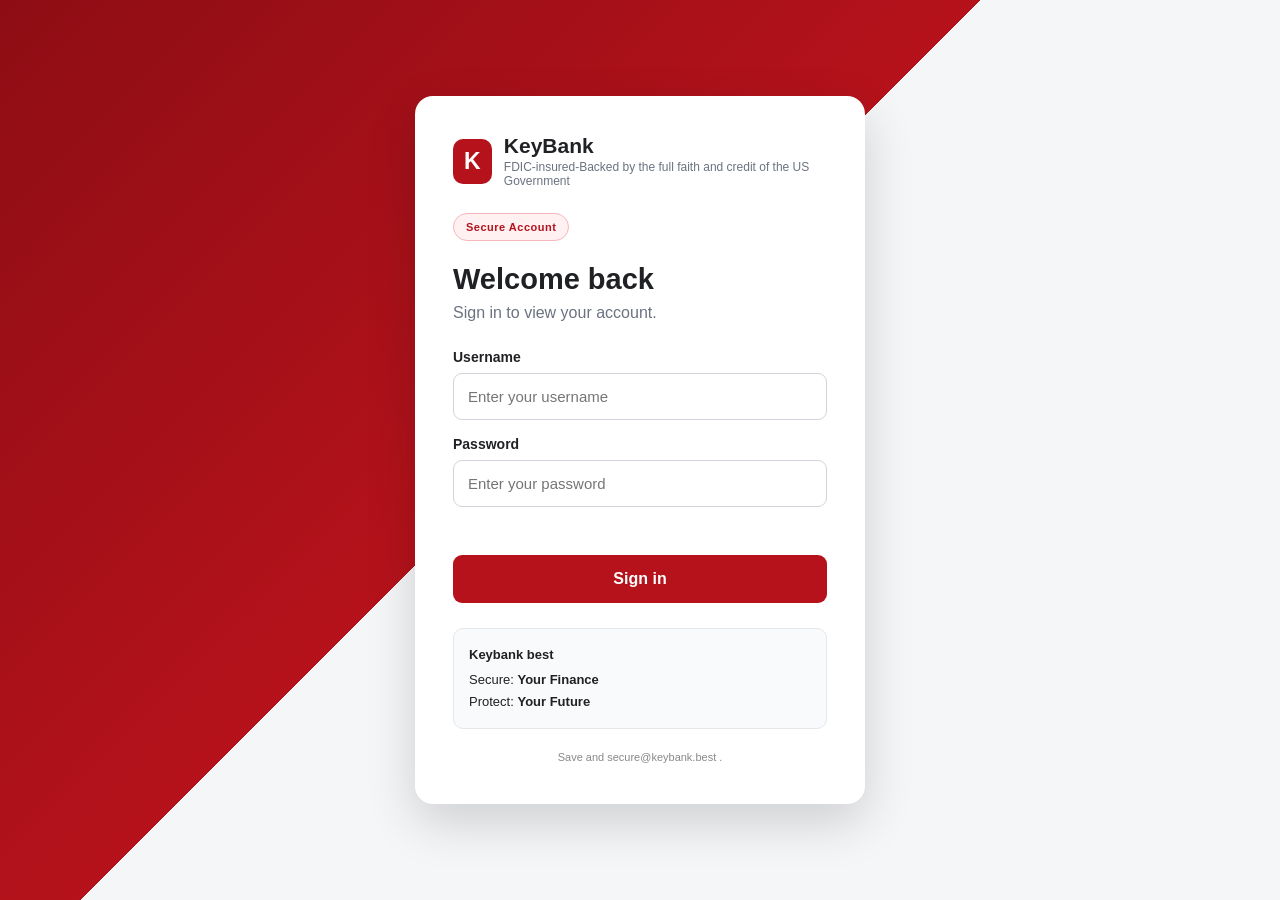
<file: index.html>
<!DOCTYPE html>
<html lang="en">
<head>
    <meta charset="UTF-8">
    <meta name="viewport" content="width=device-width, initial-scale=1.0">
    <title>Keybamk.com — Login</title>
    <link rel="stylesheet" href="style.css">
</head>
<body class="login-page">
    <main class="login-container">
        <section class="login-card">
            <div class="brand">
                <div class="brand-icon">K</div>
                <div>
                    <h1>KeyBank</h1>
                    <p>FDIC-insured-Backed by the full faith and credit of the US Government</p>
                </div>
            </div>
            <div class="demo-label">
                Secure Account
            </div>
            <h2>Welcome back</h2>
            <p class="subtitle">Sign in to view your account.</p>
            <form id="loginForm">
                <label for="username">Username</label>
                <input
                    type="text"
                    id="username"
                    placeholder="Enter your username"
                    autocomplete="off"
                    required
                >
                <label for="password">Password</label>
                <input
                    type="password"
                    id="password"
                    placeholder="Enter your password"
                    autocomplete="off"
                    required
                >
                <p id="loginError" class="error-message"></p>
                <button type="submit" class="login-button">
                    Sign in
                </button>
            </form>
            <div class="demo-info">
    <strong>Keybank best</strong>
    <p>Secure: <b>Your Finance</b></p>
    <p>Protect: <b>Your Future</b></p>
</div>
            <p class="disclaimer">
                Save and secure@keybank.best .
            </p>
        </section>
    </main>
    <script src="script.js"></script>
</body>
</html>
</file>
<file: style.css>
* {
    box-sizing: border-box;
    margin: 0;
    padding: 0;
}
:root {
    --red: #b5121b;
    --dark-red: #8e0d14;
    --light-red: #fff1f2;
    --text: #202124;
    --muted: #6b7280;
    --border: #e5e7eb;
    --white: #ffffff;
    --background: #f5f6f8;
}
body {
    font-family: Arial, Helvetica, sans-serif;
    color: var(--text);
    background: var(--background);
}
/* ---------------- LOGIN ---------------- */
.login-page {
    min-height: 100vh;
    display: flex;
    justify-content: center;
    align-items: center;
    padding: 25px;
    background:
        linear-gradient(135deg, #8e0d14 0%, #b5121b 45%, #f5f6f8 45%);
}
.login-container {
    width: 100%;
    max-width: 450px;
}
.login-card {
    background: var(--white);
    border-radius: 18px;
    padding: 38px;
    box-shadow: 0 18px 50px rgba(0, 0, 0, 0.16);
}
.brand {
    display: flex;
    align-items: center;
    gap: 12px;
    margin-bottom: 25px;
}
.brand-icon {
    width: 45px;
    height: 45px;
    background: var(--red);
    color: white;
    border-radius: 10px;
    display: flex;
    justify-content: center;
    align-items: center;
    font-size: 23px;
    font-weight: bold;
}
.brand h1 {
    font-size: 21px;
}
.brand p {
    color: var(--muted);
    font-size: 12px;
    margin-top: 2px;
}
.demo-label {
    display: inline-block;
    background: var(--light-red);
    color: var(--red);
    border: 1px solid #f5b7bb;
    border-radius: 20px;
    padding: 7px 12px;
    font-size: 11px;
    font-weight: bold;
    letter-spacing: 0.5px;
    margin-bottom: 22px;
}
.login-card h2 {
    font-size: 29px;
    margin-bottom: 8px;
}
.subtitle {
    color: var(--muted);
    margin-bottom: 27px;
}
form label {
    display: block;
    font-size: 14px;
    font-weight: bold;
    margin: 16px 0 8px;
}
form input {
    width: 100%;
    padding: 14px;
    border: 1px solid #d1d5db;
    border-radius: 9px;
    font-size: 15px;
    outline: none;
}
form input:focus {
    border-color: var(--red);
    box-shadow: 0 0 0 3px rgba(181, 18, 27, 0.1);
}
.login-button {
    width: 100%;
    margin-top: 22px;
    padding: 15px;
    border: none;
    border-radius: 9px;
    background: var(--red);
    color: white;
    font-size: 16px;
    font-weight: bold;
    cursor: pointer;
}
.login-button:hover {
    background: var(--dark-red);
}
.error-message {
    color: var(--red);
    font-size: 13px;
    margin-top: 10px;
    min-height: 16px;
}
.demo-info {
    margin-top: 25px;
    padding: 15px;
    background: #f9fafb;
    border: 1px solid var(--border);
    border-radius: 10px;
    font-size: 13px;
    line-height: 1.7;
}
.demo-info strong {
    display: block;
    margin-bottom: 3px;
}
.disclaimer {
    text-align: center;
    color: #888;
    font-size: 11px;
    line-height: 1.5;
    margin-top: 20px;
}
/* ---------------- DASHBOARD ---------------- */
.dashboard-page {
    min-height: 100vh;
}
.topbar {
    height: 75px;
    background: white;
    border-bottom: 1px solid var(--border);
    display: flex;
    align-items: center;
    justify-content: space-between;
    padding: 0 6%;
}
.dashboard-brand {
    margin: 0;
}
.logout-button {
    background: white;
    border: 1px solid #d1d5db;
    color: var(--text);
    padding: 10px 17px;
    border-radius: 8px;
    cursor: pointer;
    font-weight: bold;
}
.logout-button:hover {
    border-color: var(--red);
    color: var(--red);
}
.dashboard-container {
    max-width: 1050px;
    margin: 0 auto;
    padding: 35px 25px 60px;
}
.demo-banner {
    background: var(--light-red);
    border: 1px solid #f4c2c5;
    border-radius: 10px;
    padding: 12px 16px;
    display: flex;
    justify-content: space-between;
    gap: 15px;
    margin-bottom: 32px;
    font-size: 13px;
}
.demo-banner strong {
    color: var(--red);
}
.demo-banner span {
    color: #777;
}
.welcome-section {
    margin-bottom: 25px;
}
.small-text {
    color: var(--red);
    font-size: 11px;
    font-weight: bold;
    letter-spacing: 1px;
    margin-bottom: 8px;
}
.welcome-section h2 {
    font-size: 28px;
    margin-bottom: 7px;
}
.welcome-section p:last-child {
    color: var(--muted);
}
.balance-card {
    background: linear-gradient(135deg, #8e0d14, #c51b25);
    color: white;
    border-radius: 17px;
    padding: 30px;
    box-shadow: 0 12px 30px rgba(181, 18, 27, 0.22);
}
.balance-top {
    display: flex;
    justify-content: space-between;
    font-size: 12px;
    letter-spacing: 1px;
    opacity: 0.9;
}
.status {
    background: rgba(255,255,255,0.16);
    padding: 5px 9px;
    border-radius: 20px;
    letter-spacing: 0;
}
.balance {
    font-size: 43px;
    font-weight: bold;
    margin: 28px 0 10px;
}
.account-number {
    opacity: 0.85;
    font-size: 14px;
}
.summary-grid {
    display: grid;
    grid-template-columns: repeat(3, 1fr);
    gap: 16px;
    margin: 20px 0;
}
.summary-card {
    background: white;
    border: 1px solid var(--border);
    border-radius: 12px;
    padding: 20px;
}
.summary-card span {
    display: block;
    color: var(--muted);
    font-size: 12px;
    margin-bottom: 9px;
}
.summary-card strong {
    font-size: 16px;
}
.active {
    color: #16803c;
}
.activity-card {
    background: white;
    border: 1px solid var(--border);
    border-radius: 13px;
    overflow: hidden;
}
.section-heading {
    padding: 20px;
    display: flex;
    justify-content: space-between;
    border-bottom: 1px solid var(--border);
}
.section-heading h3 {
    font-size: 17px;
}
.section-heading span {
    color: var(--muted);
    font-size: 12px;
}
.activity {
    display: flex;
    align-items: center;
    gap: 15px;
    padding: 17px 20px;
    border-bottom: 1px solid var(--border);
}
.activity:last-child {
    border-bottom: none;
}
.activity-icon {
    width: 36px;
    height: 36px;
    border-radius: 50%;
    background: var(--light-red);
    color: var(--red);
    display: flex;
    justify-content: center;
    align-items: center;
    font-weight: bold;
}
.activity-details {
    flex: 1;
}
.activity-details strong {
    display: block;
    font-size: 14px;
    margin-bottom: 4px;
}
.activity-details span {
    color: var(--muted);
    font-size: 12px;
}
.credit {
    color: #16803c;
    font-size: 14px;
}
.debit {
    color: var(--red);
    font-size: 14px;
}
.footer-disclaimer {
    text-align: center;
    color: #888;
    font-size: 11px;
    margin-top: 30px;
}
/* ---------------- MOBILE ---------------- */
@media (max-width: 650px) {
    .login-card {
        padding: 27px;
    }
    .login-page {
        padding: 15px;
    }
    .topbar {
        padding: 0 20px;
    }
    .dashboard-container {
        padding: 25px 15px 45px;
    }
    .demo-banner {
        flex-direction: column;
    }
    .balance {
        font-size: 34px;
    }
    .summary-grid {
        grid-template-columns: 1fr;
    }
    .activity {
        gap: 10px;
    }
    .activity-details span {
        font-size: 11px;
    }
}
/* ========================================
   UPGRADED DASHBOARD
======================================== */
.dashboard-page {
    min-height: 100vh;
    background: #f4f5f7;
}
/* ========================================
   HEADER
======================================== */
.topbar {
    height: 76px;
    background: #ffffff;
    border-bottom: 1px solid #e5e7eb;
    display: flex;
    align-items: center;
    justify-content: space-between;
    padding: 0 6%;
}
.dashboard-brand {
    margin: 0;
}
.logout-button {
    background: #ffffff;
    border: 1px solid #d1d5db;
    color: #252525;
    padding: 10px 17px;
    border-radius: 8px;
    cursor: pointer;
    font-weight: bold;
}
.logout-button:hover {
    border-color: #b5121b;
    color: #b5121b;
}
/* ========================================
   MAIN CONTAINER
======================================== */
.dashboard-container {
    max-width: 1050px;
    margin: auto;
    padding: 30px 25px 55px;
}
/* ========================================
   DEMO BANNER
======================================== */
.demo-banner {
    background: #fff2f3;
    border: 1px solid #f2c3c6;
    border-radius: 10px;
    padding: 13px 17px;
    display: flex;
    justify-content: space-between;
    align-items: center;
    margin-bottom: 30px;
    font-size: 13px;
}
.demo-banner strong {
    color: #b5121b;
    display: block;
    margin-bottom: 3px;
}
.demo-banner span {
    color: #777;
}
.demo-status {
    color: #b5121b !important;
    font-weight: bold;
}
/* ========================================
   WELCOME
======================================== */
.welcome-section {
    margin-bottom: 23px;
}
.small-text {
    color: #b5121b;
    font-size: 11px;
    font-weight: bold;
    letter-spacing: 1.2px;
    margin-bottom: 7px;
}
.welcome-section h2 {
    font-size: 28px;
    margin-bottom: 7px;
}
.welcome-section p:last-child {
    color: #737373;
}
/* ========================================
   BALANCE CARD
======================================== */
.balance-card {
    background:
        linear-gradient(
            135deg,
            #830c13,
            #b5121b 55%,
            #ce202b
        );
    color: #ffffff;
    border-radius: 17px;
    padding: 30px;
    box-shadow:
        0 15px 35px rgba(181, 18, 27, 0.23);
    position: relative;
    overflow: hidden;
}
.balance-card::after {
    content: "";
    position: absolute;
    width: 230px;
    height: 230px;
    border-radius: 50%;
    border: 35px solid rgba(255,255,255,0.05);
    right: -80px;
    top: -100px;
}
.balance-top {
    display: flex;
    justify-content: space-between;
    align-items: center;
    font-size: 11px;
    letter-spacing: 1.2px;
}
.status {
    background: rgba(255,255,255,0.15);
    padding: 6px 10px;
    border-radius: 20px;
    letter-spacing: 0;
    font-size: 10px;
}
.balance {
    font-size: 44px;
    font-weight: bold;
    margin: 28px 0;
}
.balance-bottom {
    display: flex;
    gap: 80px;
    border-top: 1px solid rgba(255,255,255,0.17);
    padding-top: 17px;
}
.balance-bottom small {
    font-size: 9px;
    opacity: 0.65;
    display: block;
    margin-bottom: 4px;
}
.balance-bottom p {
    font-size: 13px;
    font-weight: bold;
}
/* ========================================
   SUMMARY CARDS
======================================== */
.summary-grid {
    display: grid;
    grid-template-columns:
        repeat(3, 1fr);
    gap: 15px;
    margin: 20px 0;
}
.summary-card {
    background: #ffffff;
    border: 1px solid #e4e6e9;
    border-radius: 12px;
    padding: 18px;
    display: flex;
    align-items: center;
    gap: 13px;
}
.summary-icon {
    width: 39px;
    height: 39px;
    border-radius: 10px;
    background: #fff1f2;
    color: #b5121b;
    display: flex;
    justify-content: center;
    align-items: center;
    font-size: 13px;
    font-weight: bold;
}
.summary-card span {
    display: block;
    color: #777;
    font-size: 11px;
    margin-bottom: 5px;
}
.summary-card strong {
    font-size: 15px;
}
.active {
    color: #16803c;
}
/* ========================================
   TRANSACTION CARD
======================================== */
.activity-card {
    background: #ffffff;
    border: 1px solid #e2e4e7;
    border-radius: 13px;
    overflow: hidden;
}
.section-heading {
    padding: 20px;
    display: flex;
    justify-content: space-between;
    align-items: center;
    border-bottom: 1px solid #e5e7eb;
}
.section-heading h3 {
    font-size: 17px;
    margin-bottom: 4px;
}
.section-heading p {
    color: #777;
    font-size: 12px;
}
.section-heading > span {
    color: #b5121b;
    font-size: 10px;
    font-weight: bold;
}
/* ========================================
   SCROLLABLE TRANSACTION LIST
======================================== */
.transaction-list {
    height: 440px;
    overflow-y: auto;
    scroll-behavior: smooth;
}
/* Custom scrollbar */
.transaction-list::-webkit-scrollbar {
    width: 7px;
}
.transaction-list::-webkit-scrollbar-track {
    background: #f5f5f5;
}
.transaction-list::-webkit-scrollbar-thumb {
    background: #c5c5c5;
    border-radius: 20px;
}
.transaction-list::-webkit-scrollbar-thumb:hover {
    background: #a7a7a7;
}
/* ========================================
   TRANSACTION ROW
======================================== */
.activity {
    display: flex;
    align-items: center;
    gap: 14px;
    padding: 17px 20px;
    border-bottom: 1px solid #eeeeee;
}
.activity:last-child {
    border-bottom: none;
}
.activity-icon {
    width: 38px;
    height: 38px;
    min-width: 38px;
    border-radius: 50%;
    display: flex;
    justify-content: center;
    align-items: center;
    font-size: 17px;
    font-weight: bold;
}
.activity-icon.deposit {
    background: #eaf8ef;
    color: #16803c;
}
.activity-icon.payment {
    background: #fff0f1;
    color: #b5121b;
}
.activity-details {
    flex: 1;
}
.activity-details strong {
    display: block;
    font-size: 14px;
    margin-bottom: 4px;
}
.activity-details span {
    color: #888;
    font-size: 11px;
}
.credit {
    color: #16803c;
    font-size: 13px;
    white-space: nowrap;
}
.debit {
    color: #b5121b;
    font-size: 13px;
    white-space: nowrap;
}
/* ========================================
   BOTTOM NAVIGATION
   VISUAL ONLY
======================================== */
.bottom-navigation {
    margin-top: 22px;
    background: #ffffff;
    border: 1px solid #e1e3e6;
    border-radius: 14px;
    display: grid;
    grid-template-columns:
        repeat(4, 1fr);
    padding: 10px;
    box-shadow:
        0 5px 18px rgba(0,0,0,0.04);
    user-select: none;
}
.nav-item {
    display: flex;
    flex-direction: column;
    align-items: center;
    justify-content: center;
    gap: 5px;
    padding: 10px 5px;
    color: #777;
    font-size: 11px;
    cursor: default;
}
.nav-icon {
    width: 30px;
    height: 30px;
    border-radius: 9px;
    display: flex;
    justify-content: center;
    align-items: center;
    font-size: 15px;
    font-weight: bold;
}
.active-nav {
    color: #b5121b;
    font-weight: bold;
}
.active-nav .nav-icon {
    background: #fff0f1;
    color: #b5121b;
}
/* ========================================
   FOOTER
======================================== */
.footer-disclaimer {
    text-align: center;
    color: #8a8a8a;
    font-size: 10px;
    line-height: 1.5;
    margin-top: 25px;
}
/* ========================================
   MOBILE
======================================== */
@media (max-width: 650px) {
    .topbar {
        padding: 0 18px;
    }
    .dashboard-container {
        padding:
            22px 14px 40px;
    }
    .demo-banner {
        flex-direction: column;
        align-items: flex-start;
        gap: 7px;
    }
    .welcome-section h2 {
        font-size: 24px;
    }
    .balance {
        font-size: 34px;
    }
    .balance-bottom {
        gap: 35px;
    }
    .summary-grid {
        grid-template-columns: 1fr;
    }
    .transaction-list {
        height: 400px;
    }
    .activity {
        padding:
            15px 13px;
    }
    .activity-details strong {
        font-size: 13px;
    }
    .activity-details span {
        font-size: 10px;
    }
    .credit,
    .debit {
        font-size: 12px;
    }
    .nav-item {
        font-size: 9px;
    }
    .nav-icon {
        width: 28px;
        height: 28px;
    }
}
</file>
